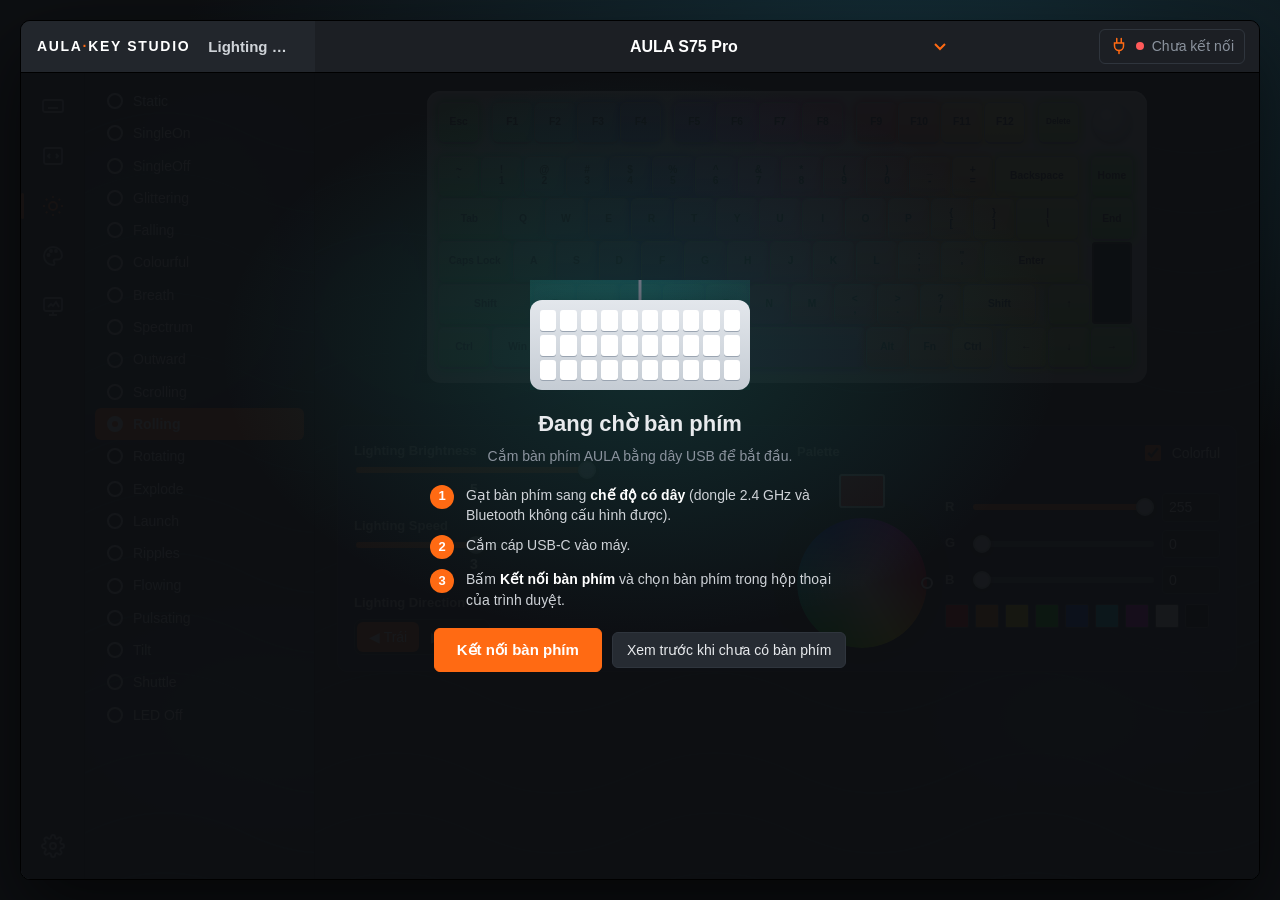
<file: index.html>
<!doctype html>
<html lang="vi">
<head>
<meta charset="utf-8">
<meta name="viewport" content="width=device-width, initial-scale=1">
<title>Aula Key Studio</title>
<link rel="stylesheet" href="css/style.css">
</head>
<body>
<div class="window">
  <div class="brand"><span class="logo">AULA<b>·</b>KEY STUDIO</span><span class="pname" id="pageTitle">Lighting Mode</span></div>
  <div class="titlebar">
    <select class="model" id="modelSel" title="Chọn mẫu bàn phím"></select>
    <div class="right">
      <span class="busy" id="busy">Đang gửi…</span>
      <button class="conn" id="connBtn" title="Kết nối bàn phím (cắm dây USB)">
        <svg viewBox="0 0 24 24" fill="none" stroke="currentColor" stroke-width="2" stroke-linecap="round"><path d="M9 2v6M15 2v6M6 8h12v4a6 6 0 0 1-12 0z"/><path d="M12 18v4"/></svg>
        <span class="dot"></span><span id="connText">Chưa kết nối</span>
      </button>
    </div>
  </div>

  <nav class="rail" id="rail">
    <button data-go="keys"><svg viewBox="0 0 24 24" fill="none" stroke="currentColor" stroke-width="1.8"><rect x="2" y="6" width="20" height="12" rx="2"/><path d="M6 10h.01M10 10h.01M14 10h.01M18 10h.01M7 14h10"/></svg><span class="tip">Phím &amp; Layer</span></button>
    <button data-go="macro"><svg viewBox="0 0 24 24" fill="none" stroke="currentColor" stroke-width="1.8"><rect x="3" y="4" width="18" height="16" rx="2"/><path d="M9 10l-2 2 2 2M15 10l2 2-2 2"/></svg><span class="tip">Macro</span></button>
    <button data-go="lighting"><svg viewBox="0 0 24 24" fill="none" stroke="currentColor" stroke-width="1.8"><circle cx="12" cy="12" r="4"/><path d="M12 2v2M12 20v2M2 12h2M20 12h2M4.9 4.9l1.4 1.4M17.7 17.7l1.4 1.4M4.9 19.1l1.4-1.4M17.7 6.3l1.4-1.4"/></svg><span class="tip">Hiệu ứng đèn</span></button>
    <button data-go="perkey"><svg viewBox="0 0 24 24" fill="none" stroke="currentColor" stroke-width="1.8"><path d="M12 3a9 9 0 1 0 0 18c1.1 0 1.5-.8 1.5-1.6 0-1-.8-1.4-.8-2.3 0-.9.7-1.6 1.6-1.6H17a4 4 0 0 0 4-4C21 6.6 17 3 12 3z"/><circle cx="7.5" cy="11" r="1"/><circle cx="10" cy="7" r="1"/><circle cx="15" cy="7" r="1"/></svg><span class="tip">Đèn từng phím</span></button>
    <button data-go="screen"><svg viewBox="0 0 24 24" fill="none" stroke="currentColor" stroke-width="1.8"><rect x="3" y="4" width="18" height="13" rx="2"/><path d="M8 21h8M12 17v4M7 13l3-3 2 2 3-4 3 5"/></svg><span class="tip">Màn hình GIF &amp; Giờ</span></button>
    <div class="spacer"></div>
    <button data-go="settings"><svg viewBox="0 0 24 24" fill="none" stroke="currentColor" stroke-width="1.8"><circle cx="12" cy="12" r="3"/><path d="M19.4 15a1.7 1.7 0 0 0 .3 1.8l.1.1a2 2 0 1 1-2.8 2.8l-.1-.1a1.7 1.7 0 0 0-1.8-.3 1.7 1.7 0 0 0-1 1.5V21a2 2 0 1 1-4 0v-.1a1.7 1.7 0 0 0-1.1-1.5 1.7 1.7 0 0 0-1.8.3l-.1.1a2 2 0 1 1-2.8-2.8l.1-.1a1.7 1.7 0 0 0 .3-1.8 1.7 1.7 0 0 0-1.5-1H3a2 2 0 1 1 0-4h.1a1.7 1.7 0 0 0 1.5-1.1 1.7 1.7 0 0 0-.3-1.8l-.1-.1a2 2 0 1 1 2.8-2.8l.1.1a1.7 1.7 0 0 0 1.8.3H9a1.7 1.7 0 0 0 1-1.5V3a2 2 0 1 1 4 0v.1a1.7 1.7 0 0 0 1 1.5 1.7 1.7 0 0 0 1.8-.3l.1-.1a2 2 0 1 1 2.8 2.8l-.1.1a1.7 1.7 0 0 0-.3 1.8V9a1.7 1.7 0 0 0 1.5 1H21a2 2 0 1 1 0 4h-.1a1.7 1.7 0 0 0-1.5 1z"/></svg><span class="tip">Cài đặt</span></button>
  </nav>

  <!-- ============ SUB PANELS ============ -->
  <aside class="sub art" id="sub">
    <div class="group" data-for="keys">
      <h3>Layer</h3>
      <button class="listitem" data-layer="top">Top Layer <small id="cntTop"></small></button>
      <button class="listitem" data-layer="fn">Fn Layer <small id="cntFn"></small></button>
      <h3 style="margin-top:18px">Thao tác</h3>
      <button class="radio" id="resetLayer"><i></i>Khôi phục layer này</button>
      <button class="radio" id="calOpen"><i></i>Hiệu chỉnh sơ đồ phím</button>
      <p class="small muted" style="padding:0 8px">Chọn một phím trên bàn phím, rồi chọn chức năng mới ở bên dưới. Thay đổi được gửi ngay.</p>
      <p class="small muted" style="padding:0 8px" id="calState"></p>
    </div>
    <div class="group" data-for="macro">
      <div class="toolrow">
        <button class="icon-btn" id="mNew" title="Macro mới"><svg viewBox="0 0 24 24" fill="none" stroke="currentColor" stroke-width="2"><rect x="3" y="3" width="18" height="18" rx="2"/><path d="M12 8v8M8 12h8"/></svg></button>
        <button class="icon-btn" id="mDel" title="Xoá macro"><svg viewBox="0 0 24 24" fill="none" stroke="currentColor" stroke-width="2"><path d="M4 7h16M10 11v6M14 11v6M6 7l1 13h10l1-13M9 7V4h6v3"/></svg></button>
        <button class="icon-btn" id="mRen" title="Đổi tên"><svg viewBox="0 0 24 24" fill="none" stroke="currentColor" stroke-width="2"><path d="M4 20h4L19 9l-4-4L4 16z"/></svg></button>
      </div>
      <div id="macroList"></div>
    </div>
    <div class="group" data-for="lighting">
      <div id="modeList"></div>
    </div>
    <div class="group" data-for="perkey">
      <h3>Tô nhanh</h3>
      <button class="radio" id="pkFillAll"><i></i>Tô tất cả bằng màu đang chọn</button>
      <button class="radio" id="pkRainbow"><i></i>Tô cầu vồng</button>
      <button class="radio" id="pkWasd"><i></i>Làm nổi WASD + mũi tên</button>
      <button class="radio" id="pkClear"><i></i>Xoá hết màu</button>
      <p class="small muted" style="padding:0 8px">Chọn màu ở dưới, rồi bấm hoặc kéo chuột lên các phím để tô.</p>
    </div>
    <div class="group" data-for="screen">
      <h3>Kích thước màn hình</h3>
      <div id="sizeList"></div>
      <div class="row" style="padding:6px 8px;gap:6px">
        <input class="num" id="scrW" type="number" min="16" max="320"> × <input class="num" id="scrH" type="number" min="16" max="320">
      </div>
      <p class="small muted" style="padding:0 8px">S75 Pro: 135×240 dọc (đã kiểm chứng). Mẫu khác: nếu ảnh trên phím bị méo/lệch, đổi sang cỡ khác rồi tải lại.</p>
    </div>
    <div class="group" data-for="settings">
      <h3>Hệ thống</h3>
      <button class="listitem on">Cài đặt chung</button>
    </div>
  </aside>

  <!-- ============ MAIN ============ -->
  <main class="main art">
    <!-- KEYS -->
    <section class="page" data-page="keys">
      <div class="calBanner"></div>
      <div class="tabs">
        <button class="pill" data-layer="top">Top Layer</button>
        <button class="pill" data-layer="fn">Fn Layer</button>
      </div>
      <div class="kbwrap" id="kbKeys"></div>
      <div class="card">
        <div class="row" style="justify-content:space-between;margin-bottom:10px">
          <h4 style="margin:0" id="assignTitle">Chọn một phím</h4>
          <span class="small muted" id="assignCurrent"></span>
        </div>
        <div class="assign">
          <div class="cats" id="cats"></div>
          <div id="catBody"></div>
        </div>
      </div>
    </section>

    <!-- MACRO -->
    <section class="page" data-page="macro">
      <div class="card" style="margin-top:0">
        <div class="row" style="justify-content:space-between">
          <h4 style="margin:0" id="macroTitle">Macro</h4>
          <div class="row" style="gap:8px">
            <button class="btn primary" id="recBtn">● Bắt đầu ghi</button>
            <button class="btn" id="addDelay">+ Độ trễ</button>
            <button class="btn" id="clearSteps">Xoá hết</button>
          </div>
        </div>
        <div class="row" style="margin-top:12px;gap:22px">
          <label class="check"><input type="checkbox" id="realTiming" checked> Ghi thời gian thật</label>
          <label class="check">Độ trễ cố định <input class="num" type="number" id="fixedDelay" value="10" min="1"> ms</label>
        </div>
        <div class="recpad" id="recPad" style="margin-top:12px">Khi đang ghi: gõ phím bất kỳ, hoặc bấm chuột trái/phải/giữa vào ô này</div>
        <p class="small muted" style="margin:6px 0 0">Mẹo: tắt bộ gõ tiếng Việt khi ghi macro để không bị ghi thêm phím ảo.</p>
        <div style="margin-top:14px;max-height:340px;overflow:auto">
          <table class="steps"><thead><tr><th>#</th><th>Loại</th><th>Nội dung</th><th></th></tr></thead><tbody id="stepBody"></tbody></table>
        </div>
      </div>
      <div class="card">
        <div class="row" style="justify-content:space-between">
          <div style="flex:1;min-width:220px">
            <div class="lbl">Bộ nhớ macro trên bàn phím</div>
            <div class="meter" id="memMeter" style="margin-top:6px"><i></i></div>
            <div class="small muted" id="memText" style="margin-top:4px"></div>
          </div>
          <button class="btn primary" id="saveMacros">Lưu macro vào bàn phím</button>
        </div>
        <p class="small muted" style="margin:10px 0 0">Bộ nhớ macro của bàn phím rất nhỏ (110 byte, khoảng 25 bước cho tất cả macro). Sau khi lưu, vào <b>Phím &amp; Layer → Macro</b> để gán macro cho một phím.</p>
      </div>
    </section>

    <!-- LIGHTING -->
    <section class="page" data-page="lighting">
      <div class="kbwrap" id="kbLight"></div>
      <p class="small" id="lightHint" style="text-align:center;color:var(--accent2);margin:10px 0 0;min-height:18px"></p>
      <div class="card">
        <div class="grid2">
          <div style="display:flex;flex-direction:column;gap:18px">
            <div class="slider"><span class="lbl">Lighting Brightness</span><input type="range" id="lBright" min="1" max="5"><span class="val" id="lBrightV"></span></div>
            <div class="slider" id="lSpeedBox"><span class="lbl">Lighting Speed</span><input type="range" id="lSpeed" min="1" max="5"><span class="val" id="lSpeedV"></span></div>
            <div id="lDirBox"><span class="lbl">Lighting Direction</span>
              <div class="row" style="margin-top:6px;gap:8px">
                <div class="seg" id="lDir"></div>
              </div>
            </div>
          </div>
          <div id="lColorBox">
            <div class="row" style="justify-content:space-between;margin-bottom:10px">
              <span class="lbl">Palette</span>
              <label class="check"><input type="checkbox" id="lRainbow"> Colorful</label>
            </div>
            <div id="cpLight"></div>
          </div>
          <p class="muted small" id="lNoColor" hidden>Hiệu ứng này luôn chạy nhiều màu, không chọn màu được (giống app AULA).</p>
        </div>
      </div>
    </section>

    <!-- PER KEY -->
    <section class="page" data-page="perkey">
      <div class="calBanner"></div>
      <div class="row" style="justify-content:center;margin-bottom:12px"><div class="seg" id="pkTools"></div></div>
      <div class="kbwrap" id="kbPaint"></div>
      <div class="card">
        <div class="grid2">
          <div id="cpPaint"></div>
          <div style="display:flex;flex-direction:column;gap:16px">
            <div class="slider"><span class="lbl">Độ sáng</span><input type="range" id="pkBright" min="1" max="5"><span class="val" id="pkBrightV"></span></div>
            <label class="check"><input type="checkbox" id="pkLive" checked> Gửi ngay lên bàn phím khi tô</label>
            <div class="row"><span class="small muted" id="pkInfo"></span></div>
            <button class="btn primary" id="pkApply" style="align-self:flex-start">Áp dụng lên bàn phím</button>
            <p class="small muted" style="margin:0">Bàn phím sẽ chuyển sang chế độ đèn tuỳ chỉnh. Phím không tô sẽ tắt đèn. Chọn lại một hiệu ứng ở trang <b>Hiệu ứng đèn</b> để quay về.</p>
          </div>
        </div>
      </div>
    </section>

    <!-- SCREEN -->
    <section class="page" data-page="screen">
      <div id="screenNotice"></div>
      <div class="screenstage">
        <div style="display:flex;flex-direction:column;align-items:center;max-width:380px">
          <div class="bezel"><canvas id="pv"></canvas></div>
          <div class="small muted" style="margin-top:8px;text-align:center;word-break:break-word" id="pvInfo">Chưa có ảnh</div>
        </div>
        <div style="flex:1;min-width:280px">
          <div class="drop" id="drop">
            <input type="file" id="file" accept="image/gif,image/png,image/jpeg,image/webp,image/bmp" hidden>
            <div style="font-size:15px;font-weight:600;color:#e8eaed">Kéo thả GIF / ảnh vào đây</div>
            <div class="small" style="margin-top:4px">hoặc bấm để chọn file · GIF, PNG, JPG, WebP</div>
          </div>
          <div class="card">
            <div class="grid2" style="gap:14px 20px">
              <div class="field"><label>Kiểu khung</label><div class="seg" id="fitSeg"></div></div>
              <div class="field"><label>Xoay</label><div class="seg" id="rotSeg"></div></div>
              <div class="slider"><span class="lbl">Phóng to <span id="zoomV" class="muted"></span></span><input type="range" id="zoom" min="25" max="400"></div>
              <div class="slider"><span class="lbl">Tốc độ phát <span id="speedV" class="muted"></span></span><input type="range" id="gspeed" min="25" max="400" step="25"></div>
              <div class="slider"><span class="lbl">Dịch ngang <span id="oxV" class="muted"></span></span><input type="range" id="ox" min="-100" max="100"></div>
              <div class="slider"><span class="lbl">Dịch dọc <span id="oyV" class="muted"></span></span><input type="range" id="oy" min="-100" max="100"></div>
              <div class="field"><label>Bỏ bớt khung (giảm dung lượng)</label><div class="seg" id="skipSeg"></div></div>
              <div class="field"><label>Số khung tối đa</label><input class="num" type="number" id="maxFrames" min="1" max="255" style="width:90px"></div>
              <label class="check"><input type="checkbox" id="smooth"> Làm mịn (tắt cho pixel art)</label>
              <label class="check">Màu nền <input type="color" id="bgc" style="width:40px;height:26px;border:0;background:none"></label>
            </div>
          </div>
          <div class="strip" id="strip"></div>
          <div class="card">
            <div class="row" style="justify-content:space-between">
              <span class="small muted" id="sizeInfo"></span>
              <button class="btn primary" id="upload" disabled>Tải lên bàn phím</button>
            </div>
            <div class="progress" style="margin-top:10px"><i id="prog"></i></div>
          </div>
          <div class="card">
            <h4>Thời gian</h4>
            <div class="row" style="justify-content:space-between">
              <span id="clockNow" style="font-variant-numeric:tabular-nums;font-size:18px;font-weight:600"></span>
              <button class="btn" id="syncClock">Đồng bộ giờ từ máy Mac</button>
            </div>
            <p class="small muted" style="margin:8px 0 0">Giờ được đồng bộ tự động mỗi lần kết nối.</p>
          </div>
        </div>
      </div>
    </section>

    <!-- SETTINGS -->
    <section class="page" data-page="settings">
      <div class="card" style="margin-top:0">
        <h4>Cài đặt hệ thống</h4>
        <div class="grid2">
          <div class="field"><label>Tự ngủ sau</label><div class="seg" id="sleepSeg"></div></div>
          <div class="slider"><span class="lbl">Tốc độ phản hồi phím</span><input type="range" id="resp" min="1" max="5"><span class="val" id="respV"></span></div>
          <label class="check"><input type="checkbox" id="dWin"> Khoá phím Win (⌘)</label>
          <label class="check"><input type="checkbox" id="dAltTab"> Khoá Alt+Tab</label>
          <label class="check"><input type="checkbox" id="dAltF4"> Khoá Alt+F4</label>
        </div>
        <div class="row" style="margin-top:14px"><button class="btn primary" id="applySys">Áp dụng</button></div>
      </div>
      <div class="card">
        <h4>Sao lưu &amp; đồng bộ</h4>
        <p class="small muted" style="margin-top:0">Bàn phím không cho đọc lại cài đặt, nên tool tự lưu một bản trong trình duyệt. Nếu bạn đã chỉnh bằng phần mềm khác, bấm <b>Gửi tất cả</b> để bàn phím khớp lại với tool.</p>
        <div class="row" style="gap:8px">
          <button class="btn" id="sendAll">Gửi tất cả lên bàn phím</button>
          <button class="btn" id="backup">Sao lưu ra file</button>
          <button class="btn" id="restoreBtn">Khôi phục từ file</button>
          <input type="file" id="restoreFile" accept="application/json" hidden>
          <button class="btn danger" id="factory">Về mặc định</button>
        </div>
      </div>
      <div class="card">
        <h4>Mẫu bàn phím</h4>
        <div class="small muted" id="modelInfo"></div>
        <div class="row" style="margin-top:10px;gap:8px">
          <button class="btn" id="calOpen2">Hiệu chỉnh sơ đồ phím</button>
          <button class="btn danger" id="calForget">Xoá hiệu chỉnh của mẫu này</button>
        </div>
      </div>
      <div class="card">
        <h4>Thông tin thiết bị</h4>
        <div class="small muted" id="devInfo">Chưa kết nối.</div>
      </div>
    </section>
  </main>
  <div class="wait" id="waitScreen" hidden>
    <div class="box">
      <div class="art"><span class="cable"></span><div class="board"><i></i><i></i><i></i><i></i><i></i><i></i><i></i><i></i><i></i><i></i><i></i><i></i><i></i><i></i><i></i><i></i><i></i><i></i><i></i><i></i><i></i><i></i><i></i><i></i><i></i><i></i><i></i><i></i><i></i><i></i></div></div>
      <h2>Đang chờ bàn phím<span class="dots"></span></h2>
      <p class="muted" id="waitMsg" style="margin:0">Cắm bàn phím AULA bằng dây USB để bắt đầu.</p>
      <div class="steps">
        <div><b>1</b><span>Gạt bàn phím sang <b style="all:unset;color:#fff;font-weight:600">chế độ có dây</b> (dongle 2.4 GHz và Bluetooth không cấu hình được).</span></div>
        <div><b>2</b><span>Cắm cáp USB-C vào máy.</span></div>
        <div><b>3</b><span>Bấm <b style="all:unset;color:#fff;font-weight:600">Kết nối bàn phím</b> và chọn bàn phím trong hộp thoại của trình duyệt.</span></div>
      </div>
      <div class="row" style="justify-content:center;gap:10px">
        <button class="btn primary" id="waitConnect" style="padding:10px 22px;font-size:15px">Kết nối bàn phím</button>
        <button class="btn" id="waitSkip">Xem trước khi chưa có bàn phím</button>
      </div>
    </div>
  </div>
</div>
<div class="modal" id="calib" hidden>
  <div class="dialog">
    <h3>Hiệu chỉnh sơ đồ phím <span class="badge" id="calPhase"></span></h3>
    <div class="notice" style="margin:8px 0">⚠️ Hãy <b>tắt bộ gõ tiếng Việt</b> (Unikey/EVKey/OpenKey → chuyển sang <b>ABC / English</b>) trước khi hiệu chỉnh. Bộ gõ Telex tự chèn phím ảo làm tool nhảy sai phím.</div>
    <p class="small muted" style="margin:0">Tool tạm đổi chức năng tất cả phím để nhận ra từng phím. Bấm đúng phím đang <b style="color:var(--accent)">sáng cam</b> trên hình. Xong sẽ tự khôi phục lại các phím như cũ.</p>
    <div class="bigmsg" id="calMsg"></div>
    <div class="kbwrap" id="kbCal"></div>
    <div class="progress" style="margin-top:14px"><i id="calProg"></i></div>
    <div class="row" style="margin-top:14px;justify-content:space-between">
      <div class="row" style="gap:8px">
        <button class="btn" id="calBack">← Lùi lại</button>
        <button class="btn" id="calSkip">Bỏ qua phím này</button>
      </div>
      <div class="row" style="gap:8px">
        <button class="btn danger" id="calCancel">Huỷ &amp; khôi phục</button>
        <button class="btn primary" id="calDone">Xong</button>
      </div>
    </div>
  </div>
</div>
<div id="toasts"></div>

<script src="js/data.js"></script>
<script src="js/state.js"></script>
<script src="js/protocol.js"></script>
<script src="js/connection.js"></script>
<script src="js/widgets.js"></script>
<script src="js/navigation.js"></script>
<script src="js/page-lighting.js"></script>
<script src="js/page-perkey.js"></script>
<script src="js/page-keys.js"></script>
<script src="js/page-macro.js"></script>
<script src="js/page-screen.js"></script>
<script src="js/page-settings.js"></script>
<script src="js/calibration.js"></script>
<script src="js/main.js"></script>
</body>
</html>
</file>
<file: css/style.css>
:root{
  --bg:#0d0f12; --win:#15181c; --rail:#1b1f24; --panel:#1f2329; --panel2:#262b32;
  --line:#2f353d; --text:#e8eaed; --muted:#8b939e; --accent:#ff6a13; --accent2:#ff8a3d;
  --teal:#27b3ad; --ok:#3ecf8e; --err:#ff5a5a; --warn:#f5b84b;
  --cap:#e9edf2; --cap2:#a9bcd6; --capText:#2a3340; --board:#cfd5dc;
  color-scheme: dark;
}
*{box-sizing:border-box}
html,body{margin:0;height:100%}
body{background:radial-gradient(1200px 700px at 70% 10%,#14303a 0%,transparent 60%),var(--bg);color:var(--text);
  font:14px/1.45 -apple-system,BlinkMacSystemFont,"Segoe UI",Roboto,sans-serif;display:flex;align-items:safe center;justify-content:center;padding:16px}
button{font:inherit;color:inherit;cursor:pointer}
input,select{font:inherit;color:inherit}
.window{width:100%;max-width:1240px;min-height:720px;height:calc(100vh - 32px);max-height:860px;background:var(--win);border:1px solid #000;
  border-radius:10px;box-shadow:0 30px 80px rgba(0,0,0,.6);display:grid;grid-template-columns:64px 230px 1fr;grid-template-rows:52px 1fr;overflow:hidden;position:relative}
/* title bar */
.brand{grid-column:1/3;display:flex;align-items:center;gap:10px;padding:0 16px;background:#22262c;border-bottom:1px solid #000}
.logo{font-weight:800;letter-spacing:.12em;font-size:14px;color:#fff;white-space:nowrap}
.logo b{color:var(--accent)}
.brand .pname{color:#cfd3d8;font-weight:600;font-size:15px;margin-left:8px;white-space:nowrap;overflow:hidden;text-overflow:ellipsis;min-width:0}
.titlebar{display:flex;align-items:center;justify-content:center;background:#1c1f24;border-bottom:1px solid #000;position:relative;padding:0 16px}
.titlebar h1{margin:0;font-size:16px;font-weight:700;letter-spacing:.02em}
.titlebar .right{position:absolute;right:14px;display:flex;align-items:center;gap:10px}
.conn{display:flex;align-items:center;gap:8px;background:transparent;border:1px solid var(--line);border-radius:6px;padding:6px 10px;color:var(--muted)}
.conn svg{width:18px;height:18px;color:var(--accent)}
.conn.on{color:var(--ok);border-color:#2b5d46}
.conn.on svg{color:var(--ok)}
.dot{width:8px;height:8px;border-radius:50%;background:var(--err)}
.conn.on .dot{background:var(--ok);box-shadow:0 0 8px var(--ok)}
.busy{font-size:12px;color:var(--accent2);display:none}
.busy.show{display:block}
/* rail */
.rail{background:var(--rail);display:flex;flex-direction:column;align-items:center;padding:10px 0;gap:4px;border-right:1px solid #000}
.rail button{width:46px;height:46px;border:0;background:transparent;border-radius:8px;color:#aab2bd;display:grid;place-items:center;position:relative}
.rail button svg{width:24px;height:24px}
.rail button:hover{background:#262b31;color:#fff}
.rail button.active{color:var(--accent)}
.rail button.active::before{content:"";position:absolute;left:-9px;top:10px;bottom:10px;width:3px;border-radius:3px;background:var(--accent)}
.rail .tip{position:absolute;left:54px;white-space:nowrap;background:#000;color:#fff;font-size:12px;padding:4px 8px;border-radius:4px;opacity:0;pointer-events:none;transition:.15s;z-index:5}
.rail button:hover .tip{opacity:1}
.rail .spacer{flex:1}
/* art background */
.art{position:relative;overflow:hidden}
.art::before{content:"";position:absolute;inset:0;pointer-events:none;opacity:.55;
  background:
   radial-gradient(400px 260px at 15% 30%,rgba(39,179,173,.35),transparent 70%),
   radial-gradient(500px 300px at 80% 80%,rgba(39,179,173,.22),transparent 70%),
   radial-gradient(300px 200px at 60% 10%,rgba(39,179,173,.18),transparent 70%);}
.art::after{content:"";position:absolute;inset:0;pointer-events:none;opacity:.22;
  background-image:url("data:image/svg+xml,%3Csvg xmlns='http://www.w3.org/2000/svg' width='320' height='320' viewBox='0 0 320 320'%3E%3Cg fill='none' stroke='%2327b3ad' stroke-width='1.2'%3E%3Cpath d='M0 60 Q80 20 160 60 T320 60'/%3E%3Cpath d='M0 120 Q80 80 160 120 T320 120'/%3E%3Cpath d='M0 180 Q80 140 160 180 T320 180'/%3E%3Cpath d='M0 240 Q80 200 160 240 T320 240'/%3E%3Cpath d='M0 300 Q80 260 160 300 T320 300'/%3E%3C/g%3E%3C/svg%3E");}
.art>*{position:relative;z-index:1}
/* sub panel */
.sub{background:rgba(24,27,32,.92);border-right:1px solid #000;overflow:auto;padding:12px 10px}
.sub .group{display:none}
.sub .group.show{display:block}
.sub h3{margin:4px 6px 10px;font-size:12px;text-transform:uppercase;letter-spacing:.08em;color:var(--muted);font-weight:600}
.radio{display:flex;align-items:center;gap:10px;width:100%;padding:6px 12px;border:0;background:transparent;border-radius:6px;text-align:left;color:#e3e6ea;font-size:14px}
.radio i{width:16px;height:16px;border-radius:50%;border:2px solid #cfd3d8;flex:none;position:relative}
.radio:hover{background:rgba(255,255,255,.05)}
.radio.on{background:var(--accent);color:#fff;font-weight:600}
.radio.on i{border-color:#fff;background:#fff}
.radio.on i::after{content:"";position:absolute;inset:3px;border-radius:50%;background:var(--accent)}
.toolrow{display:flex;gap:6px;padding:0 6px 10px;border-bottom:1px solid var(--line);margin-bottom:10px}
.icon-btn{width:30px;height:30px;border:1px solid var(--line);background:var(--panel);border-radius:6px;display:grid;place-items:center;color:#cfd3d8}
.icon-btn:hover{border-color:var(--accent);color:var(--accent)}
.icon-btn svg{width:16px;height:16px}
.listitem{display:flex;align-items:center;gap:8px;width:100%;padding:7px 12px;border:0;border-radius:16px;background:transparent;text-align:left;color:#dfe3e8;margin-bottom:4px}
.listitem.on{background:var(--accent);color:#fff;font-weight:600}
.listitem:hover:not(.on){background:rgba(255,255,255,.06)}
.listitem small{margin-left:auto;opacity:.75}
/* main */
.main{overflow:auto;padding:18px 22px 22px}
.page{display:none}
.page.show{display:block}
.tabs{display:flex;justify-content:center;gap:14px;margin-bottom:14px;flex-wrap:wrap}
.pill{border:0;border-radius:16px;padding:6px 26px;background:#2a2f36;color:#d7dbe0;font-weight:600}
.pill.on{background:var(--accent);color:#fff}
.link{background:none;border:0;color:#cfd3d8;text-decoration:underline;padding:4px 6px}
.link.on{color:var(--accent)}
.card{background:rgba(31,35,41,.86);border:1px solid var(--line);border-radius:10px;padding:16px;margin-top:14px}
.card h4{margin:0 0 12px;font-size:14px;color:#fff}
.row{display:flex;gap:16px;align-items:center;flex-wrap:wrap}
.grid2{display:grid;grid-template-columns:1fr 1fr;gap:20px}
.muted{color:var(--muted)}
.small{font-size:12px}
.btn{border:1px solid var(--line);background:var(--panel2);border-radius:6px;padding:7px 14px;color:#e8eaed}
.btn:hover{border-color:#5b636e}
.btn.primary{background:var(--accent);border-color:var(--accent);color:#fff;font-weight:600}
.btn.primary:hover{background:var(--accent2)}
.btn.danger{color:#ff8b8b}
.btn:disabled{opacity:.45;cursor:not-allowed}
.field{display:flex;flex-direction:column;gap:6px;min-width:0}
.field label,.lbl{font-size:13px;color:#cfd3d8;font-weight:600}
/* sliders like the driver */
input[type=range]{-webkit-appearance:none;appearance:none;height:6px;border-radius:3px;background:linear-gradient(var(--accent),var(--accent)) 0/var(--p,50%) 100% no-repeat,#555b63;outline:none;width:100%}
input[type=range]::-webkit-slider-thumb{-webkit-appearance:none;width:18px;height:18px;border-radius:50%;background:#f1f3f5;border:2px solid #bfc5cc;box-shadow:0 1px 3px rgba(0,0,0,.5)}
.slider{display:grid;grid-template-columns:1fr;gap:4px;max-width:240px}
.slider .val{text-align:center;font-weight:600;color:#fff}
.num{width:58px;background:#0f1114;border:1px solid #3a4048;border-radius:4px;padding:3px 6px;color:#fff}
select.sel,input.txt{background:#0f1114;border:1px solid #3a4048;border-radius:6px;padding:6px 8px;color:#fff}
.check{display:flex;align-items:center;gap:8px;cursor:pointer;user-select:none}
.check input{width:16px;height:16px;accent-color:var(--accent)}
.seg{display:inline-flex;background:#0f1114;border:1px solid #3a4048;border-radius:8px;padding:2px}
.seg button{border:0;background:transparent;padding:5px 12px;border-radius:6px;color:#cfd3d8}
.seg button.on{background:var(--accent);color:#fff}
/* keyboard */
.kbwrap{display:flex;justify-content:center}
.kb{position:relative;width:100%;max-width:720px;background:linear-gradient(#e3e7ec,#c5ccd4);border-radius:14px;padding:12px;
  box-shadow:inset 0 2px 0 #fff,0 10px 30px rgba(0,0,0,.5);user-select:none;touch-action:none}
.key{position:absolute;border:0;border-radius:5px;background:linear-gradient(#ffffff,#e4e8ee);color:var(--capText);
  box-shadow:0 2px 0 #9aa4b1,0 0 0 1px #b8c0ca;font-size:10px;font-weight:600;display:flex;align-items:center;justify-content:center;
  text-align:center;line-height:1.05;padding:2px;overflow:hidden;white-space:pre-line;transition:box-shadow .12s,transform .05s}
.key.mod{background:linear-gradient(#c7d6ea,#a9bcd6)}
.key:hover{transform:translateY(-1px)}
.key.sel{box-shadow:0 0 0 2px var(--accent),0 0 10px var(--accent)}
.key.mapped{color:#c2410c}
.key.mapped::after{content:"";position:absolute;top:3px;right:3px;width:5px;height:5px;border-radius:50%;background:var(--accent)}
.key.glow{box-shadow:0 2px 0 #9aa4b1,0 0 0 1px #b8c0ca,0 0 9px 2px var(--g)}
.key.glow.sel{box-shadow:0 0 0 2px var(--accent),0 0 9px 2px var(--g)}
.key.paint{background:var(--g);color:#000}
.key.lit{background:linear-gradient(color-mix(in srgb,var(--g) 38%,#fff),color-mix(in srgb,var(--g) 55%,#dfe4ea));transition:none}
#kbLight .key{transition:none}
.knob{position:absolute;border-radius:50%;background:radial-gradient(circle at 35% 30%,#fff,#c9cfd6 60%,#9aa3ad);box-shadow:0 2px 4px rgba(0,0,0,.35)}
.lcd{position:absolute;border-radius:4px;background:#0b0d10;box-shadow:inset 0 0 0 2px #2b3138;overflow:hidden;display:grid;place-items:center}
.lcd canvas{width:92%;image-rendering:pixelated}
/* color picker */
.cp{display:grid;grid-template-columns:auto 1fr;gap:18px;align-items:center}
.cp .swatch{width:46px;height:34px;border:2px solid #fff;border-radius:3px}
.wheel{width:130px;height:130px;border-radius:50%;cursor:crosshair;position:relative;touch-action:none}
.wheel canvas{width:100%;height:100%;border-radius:50%;box-shadow:0 0 20px rgba(0,0,0,.6)}
.wheel .mk{position:absolute;width:12px;height:12px;border-radius:50%;border:2px solid #fff;box-shadow:0 0 2px #000;transform:translate(-50%,-50%);pointer-events:none}
.rgb{display:grid;grid-template-columns:16px 1fr 58px;gap:8px 10px;align-items:center}
.rgb input[type=range]{--p:50%}
.presets{display:flex;gap:6px;flex-wrap:wrap;margin-top:10px}
.presets button{width:24px;height:24px;border:1px solid #444;border-radius:2px}
/* keys assign panel */
.assign{display:grid;grid-template-columns:170px 1fr;gap:16px}
.cats{display:flex;flex-direction:column;gap:4px}
.cats button{text-align:left;border:0;background:transparent;padding:7px 10px;border-radius:6px;color:#cfd3d8}
.cats button.on{background:#2f353d;color:#fff;box-shadow:inset 3px 0 0 var(--accent)}
.chips{display:flex;flex-wrap:wrap;gap:6px;max-height:220px;overflow:auto;padding:2px}
.chip{border:1px solid #3a4048;background:#15181c;border-radius:5px;padding:5px 9px;font-size:12px;color:#e3e6ea;min-width:40px}
.chip:hover{border-color:var(--accent)}
.chip.on{background:var(--accent);border-color:var(--accent);color:#fff}
.chips h5{width:100%;margin:8px 0 2px;color:var(--muted);font-size:11px;text-transform:uppercase;letter-spacing:.06em}
.capture{border:1px dashed #5b636e;border-radius:8px;padding:14px;text-align:center;color:var(--muted)}
.capture.rec{border-color:var(--accent);color:var(--accent);animation:pulse 1s infinite}
@keyframes pulse{50%{box-shadow:0 0 14px rgba(255,106,19,.45)}}
/* macro */
table.steps{width:100%;border-collapse:collapse;font-size:13px}
table.steps th,table.steps td{padding:6px 8px;border-bottom:1px solid var(--line);text-align:left}
table.steps th{color:var(--muted);font-weight:600;font-size:12px}
table.steps tr.selrow td{background:rgba(255,106,19,.12)}
.tag{display:inline-block;padding:1px 7px;border-radius:10px;font-size:11px;font-weight:700}
.tag.d{background:#1f4636;color:#7ef0b8}.tag.u{background:#4a2b1e;color:#ffb48a}.tag.w{background:#253041;color:#9cc0ff}
.meter{height:8px;background:#0f1114;border-radius:4px;overflow:hidden;border:1px solid #333}
.meter i{display:block;height:100%;background:var(--teal)}
.meter.full i{background:var(--err)}
.recpad{height:70px;border:1px dashed #4a525c;border-radius:8px;display:grid;place-items:center;color:var(--muted);font-size:12px}
/* screen */
.screenstage{display:flex;gap:22px;flex-wrap:wrap;align-items:flex-start}
.bezel{width:fit-content;background:linear-gradient(#2a2f36,#14171b);padding:14px;border-radius:14px;box-shadow:0 10px 30px rgba(0,0,0,.6),inset 0 1px 0 #3b424b}
.bezel canvas{display:block;background:#000;image-rendering:pixelated;border-radius:3px}
.drop{border:2px dashed #4a525c;border-radius:10px;padding:22px;text-align:center;color:var(--muted);cursor:pointer;transition:.15s}
.drop:hover,.drop.over{border-color:var(--accent);color:var(--accent)}
.strip{display:flex;gap:6px;overflow-x:auto;padding:6px 0}
.strip canvas{flex:none;height:46px;border:1px solid #333;border-radius:3px;image-rendering:pixelated;background:#000}
.progress{height:10px;background:#0f1114;border-radius:5px;overflow:hidden;border:1px solid #333}
.progress i{display:block;height:100%;width:0;background:linear-gradient(90deg,var(--accent),var(--accent2));transition:width .15s}
.notice{background:rgba(245,184,75,.1);border:1px solid rgba(245,184,75,.35);color:#f3d08b;border-radius:8px;padding:10px 12px;font-size:13px}
.notice.err{background:rgba(255,90,90,.1);border-color:rgba(255,90,90,.35);color:#ffb0b0}
/* one-shot action buttons in the side panel */
.action{display:flex;align-items:center;gap:10px;width:100%;padding:9px 12px;margin-bottom:6px;border:1px solid var(--line);border-radius:8px;
  background:rgba(38,43,50,.85);color:#e3e6ea;text-align:left;font-size:14px;transition:background .15s,border-color .15s,transform .05s}
.action:hover{border-color:var(--accent);background:rgba(255,106,19,.12)}
.action:active{transform:scale(.98)}
.action .ic{width:22px;height:22px;flex:none;border-radius:50%;display:grid;place-items:center;font-size:13px;background:#2f353d;border:1px solid #444}
.action.flash{background:var(--accent);border-color:var(--accent);color:#fff}
/* waiting screen (no keyboard connected) */
.wait{position:absolute;inset:52px 0 0 0;z-index:20;display:grid;place-items:center;padding:24px;
  background:radial-gradient(600px 400px at 50% 35%,rgba(39,179,173,.18),transparent 70%),rgba(13,15,18,.96)}
.wait[hidden]{display:none}
.wait .box{max-width:520px;text-align:center}
.wait h2{margin:18px 0 6px;font-size:22px}
.wait .steps{text-align:left;margin:18px auto;display:flex;flex-direction:column;gap:10px;max-width:420px}
.wait .steps div{display:flex;gap:12px;align-items:flex-start;color:#cfd3d8}
.wait .steps b{flex:none;width:24px;height:24px;border-radius:50%;background:var(--accent);color:#fff;display:grid;place-items:center;font-size:13px}
.wait .art{position:relative;width:220px;height:110px;margin:0 auto}
.wait .art .board{position:absolute;inset:20px 0 0 0;border-radius:12px;background:linear-gradient(#e3e7ec,#c5ccd4);box-shadow:0 10px 30px rgba(0,0,0,.5);
  display:grid;grid-template-columns:repeat(10,1fr);gap:4px;padding:10px}
.wait .art .board i{border-radius:3px;background:#fff;box-shadow:0 1px 0 #9aa4b1;animation:waitglow 2.4s infinite}
@keyframes waitglow{0%,100%{background:#fff}50%{background:color-mix(in srgb,var(--accent) 45%,#fff)}}
.wait .art .cable{position:absolute;left:50%;top:-30px;width:3px;height:50px;background:#6b7380;transform:translateX(-50%);animation:plug 1.6s ease-in-out infinite}
@keyframes plug{0%,100%{top:-34px}50%{top:-22px}}
.wait .dots::after{content:"";animation:dots 1.5s steps(4) infinite}
@keyframes dots{0%{content:""}25%{content:"."}50%{content:".."}75%{content:"..."}}
/* model picker */
.model{appearance:none;-webkit-appearance:none;background:transparent url("data:image/svg+xml,%3Csvg xmlns='http://www.w3.org/2000/svg' width='12' height='8'%3E%3Cpath d='M1 1l5 5 5-5' fill='none' stroke='%23ff6a13' stroke-width='2'/%3E%3C/svg%3E") no-repeat right 8px center;
  border:1px solid transparent;border-radius:6px;padding:5px 30px 5px 10px;font-size:16px;font-weight:700;color:#fff;cursor:pointer;max-width:340px}
.model:hover{border-color:var(--line)}
.model option,.model optgroup{background:#1c1f24;color:#fff;font-size:14px}
.key.fixedkey{opacity:.55;background:repeating-linear-gradient(135deg,#e9edf2 0 4px,#d3d9e0 4px 8px)}
.key.dupkey{outline:2px solid var(--err);outline-offset:-2px}
.key.noslot{outline:1px dashed #d9480f;outline-offset:-3px;opacity:.75}
.key.target{box-shadow:0 0 0 3px var(--accent),0 0 18px var(--accent);transform:translateY(-2px);background:linear-gradient(#ffd8c2,#ffb48a)}
.key.done{background:linear-gradient(#d3f5e3,#a6e6c4)}
.key.later{background:linear-gradient(#e6e9ee,#c9ced6);opacity:.6}
.modal{position:fixed;inset:0;background:rgba(0,0,0,.65);display:grid;place-items:center;z-index:40;padding:16px}
.modal[hidden]{display:none}
.dialog{width:100%;max-width:980px;background:var(--win);border:1px solid var(--line);border-radius:12px;padding:20px;box-shadow:0 30px 80px rgba(0,0,0,.7);max-height:calc(100vh - 32px);overflow:auto}
.dialog h3{margin:0 0 6px;font-size:18px}
.bigmsg{font-size:16px;margin:10px 0 14px;min-height:24px}
.bigmsg b{color:var(--accent)}
.badge{display:inline-block;font-size:11px;font-weight:700;padding:2px 8px;border-radius:10px;background:#253041;color:#9cc0ff;margin-left:6px;vertical-align:middle}
.badge.ok{background:#1f4636;color:#7ef0b8}.badge.warn{background:#4a3a1e;color:#ffd08a}
/* toast */
#toasts{position:fixed;right:18px;bottom:18px;display:flex;flex-direction:column;gap:8px;z-index:50}
.toast{background:#22262c;border:1px solid var(--line);border-left:4px solid var(--ok);padding:10px 14px;border-radius:6px;box-shadow:0 8px 24px rgba(0,0,0,.5);max-width:360px;font-size:13px}
.toast.err{border-left-color:var(--err)}.toast.warn{border-left-color:var(--warn)}
/* ---------------------------------------------------------------- responsive */
.bezel canvas{max-width:100%;height:auto !important}
.kbwrap{overflow-x:auto}

/* laptop: narrower side panel */
@media (max-width:1200px){
  .window{grid-template-columns:60px 200px 1fr}
  .main{padding:16px 18px 20px}
  .assign{grid-template-columns:150px 1fr}
}

/* short screens: let the window grow instead of squeezing */
@media (max-height:760px) and (min-width:901px){
  body{align-items:flex-start}
  .window{height:auto;min-height:calc(100vh - 32px);max-height:none}
  .main{overflow:visible}
}

/* tablet & phone: one column — header, tab bar, options, content */
@media (max-width:900px){
  body{padding:0;display:block}
  .window{display:grid;grid-template-columns:1fr;grid-template-rows:auto;grid-template-areas:"brand" "title" "rail" "sub" "main";
    height:auto;min-height:100vh;max-height:none;border-radius:0;border:0}
  .brand{grid-area:brand;grid-column:auto;min-height:48px}
  .titlebar{grid-area:title;flex-wrap:wrap;gap:8px;justify-content:space-between;padding:8px 12px}
  .titlebar .right{position:static}
  .model{font-size:15px;max-width:100%;padding-left:4px}
  /* side rail becomes a horizontal tab bar */
  .rail{grid-area:rail;flex-direction:row;justify-content:space-around;padding:4px 6px;border-right:0;border-bottom:1px solid #000;
    position:sticky;top:0;z-index:15;overflow-x:auto}
  .rail .spacer{display:none}
  .rail .tip{display:none}
  .rail button.active::before{left:10px;right:10px;top:auto;bottom:-4px;width:auto;height:3px}
  /* option panel becomes a wrapping row of chips */
  .sub{grid-area:sub;border-right:0;border-bottom:1px solid #000;padding:10px 12px;max-height:none;overflow:visible}
  .sub .group.show{display:flex;flex-wrap:wrap;gap:6px;align-items:center}
  .sub h3,.sub p,.sub .toolrow{width:100%;margin:2px 0}
  .sub .toolrow{border:0;padding:0}
  .sub .radio,.sub .listitem{width:auto;padding:6px 12px;border:1px solid var(--line);border-radius:16px;margin:0}
  .sub .radio i{width:14px;height:14px}
  #macroList,#modeList,#sizeList{display:flex;flex-wrap:wrap;gap:6px;width:100%}
  .main{grid-area:main;overflow:visible;padding:14px 12px 24px}
  .grid2,.assign,.cp{grid-template-columns:1fr}
  .cp>div:first-child{flex-direction:row !important;justify-content:center}
  .screenstage{flex-direction:column;align-items:stretch}
  .screenstage>div:first-child{max-width:none !important}
  .slider{max-width:none}
  .wait{position:fixed;inset:0;z-index:30}
  .dialog{padding:14px;border-radius:10px}
  #toasts{left:12px;right:12px;bottom:12px}
  .toast{max-width:none}
}

/* phone */
@media (max-width:560px){
  .brand .pname{display:none}
  .conn{padding:6px 8px;font-size:13px}
  .card{padding:12px}
  .tabs{gap:8px}
  .pill{padding:6px 16px}
  .seg{flex-wrap:wrap}
  .seg button{padding:5px 9px}
  .wait h2{font-size:19px}
  .wait .row .btn{width:100%}
  .chips{max-height:260px}
}
</file>
